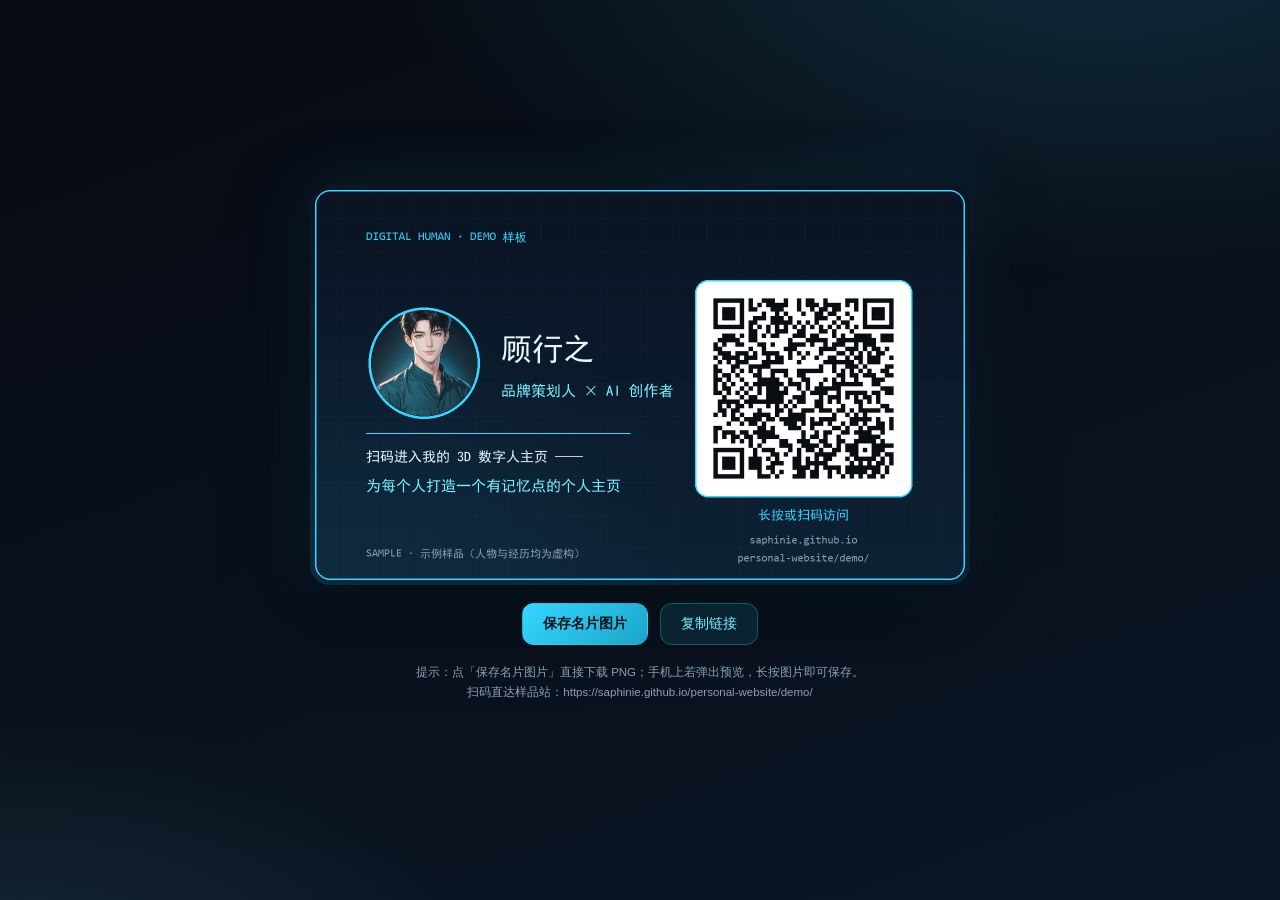
<file: demo-card.html>
<!DOCTYPE html>
<html lang="zh-CN">
<head>
<meta charset="UTF-8" />
<meta name="viewport" content="width=device-width, initial-scale=1.0" />
<title>顾行之 · 数字人名片 · 示例样品</title>
<style>
  :root{
    --bg1:#070b12; --bg2:#0c1626; --cyan:#35d6ff; --cyan2:#7af0ff;
    --ink:#eaf6ff; --muted:#8aa0b8; --line:rgba(53,214,255,.28);
  }
  *{ box-sizing:border-box; margin:0; padding:0; }
  body{
    font-family:-apple-system,"PingFang SC","Microsoft YaHei",sans-serif;
    background:
      radial-gradient(1200px 600px at 85% -10%, rgba(53,214,255,.16), transparent 60%),
      radial-gradient(900px 500px at 0% 110%, rgba(122,240,255,.10), transparent 55%),
      linear-gradient(160deg,var(--bg1),var(--bg2));
    color:var(--ink);
    min-height:100vh;
    display:flex; flex-direction:column; align-items:center; justify-content:center;
    padding:24px 16px 36px; gap:18px;
  }
  /* 名片成品图（已经是渲染好的 PNG，所见即所得） */
  .card-img{
    width:min(660px, 94vw); height:auto; display:block;
    border-radius:20px;
    box-shadow:0 30px 80px rgba(0,0,0,.55), 0 0 70px rgba(53,214,255,.12);
  }
  .actions{ display:flex; gap:12px; flex-wrap:wrap; justify-content:center; }
  .btn{
    appearance:none; border:1px solid var(--line); cursor:pointer;
    background:rgba(53,214,255,.1); color:var(--cyan2);
    font-size:14px; padding:11px 20px; border-radius:12px;
    text-decoration:none; display:inline-block; transition:.18s; font-family:inherit;
  }
  .btn:hover{ background:rgba(53,214,255,.2); transform:translateY(-1px); }
  .btn.primary{
    background:linear-gradient(135deg,var(--cyan),#1aa6c8);
    color:#04121a; border-color:transparent; font-weight:700;
  }
  .hint{ font-size:11.5px; color:var(--muted); text-align:center; line-height:1.7; }
</style>
</head>
<body>
  <!-- 成品名片：直接是一张 PNG，保存=下载原图，100% 成功 -->
  <img class="card-img" src="assets/images/demo-card.png" alt="顾行之 数字人名片" />

  <div class="actions">
    <a class="btn primary" id="saveBtn" href="assets/images/demo-card.png" download="顾行之-数字人名片.png">保存名片图片</a>
    <button class="btn" id="copyBtn" type="button">复制链接</button>
  </div>
  <p class="hint">
    提示：点「保存名片图片」直接下载 PNG；手机上若弹出预览，长按图片即可保存。<br/>
    扫码直达样品站：https://saphinie.github.io/personal-website/demo/
  </p>

  <script>
    document.getElementById('copyBtn').addEventListener('click', async function () {
      const url = 'https://saphinie.github.io/personal-website/demo/';
      try { await navigator.clipboard.writeText(url); }
      catch (e) {
        const t = document.createElement('textarea');
        t.value = url; document.body.appendChild(t); t.select();
        try { document.execCommand('copy'); } catch (e2) {}
        document.body.removeChild(t);
      }
      const old = this.textContent;
      this.textContent = '已复制 ✓';
      setTimeout(() => (this.textContent = old), 1400);
    });
  </script>
</body>
</html>
</file>
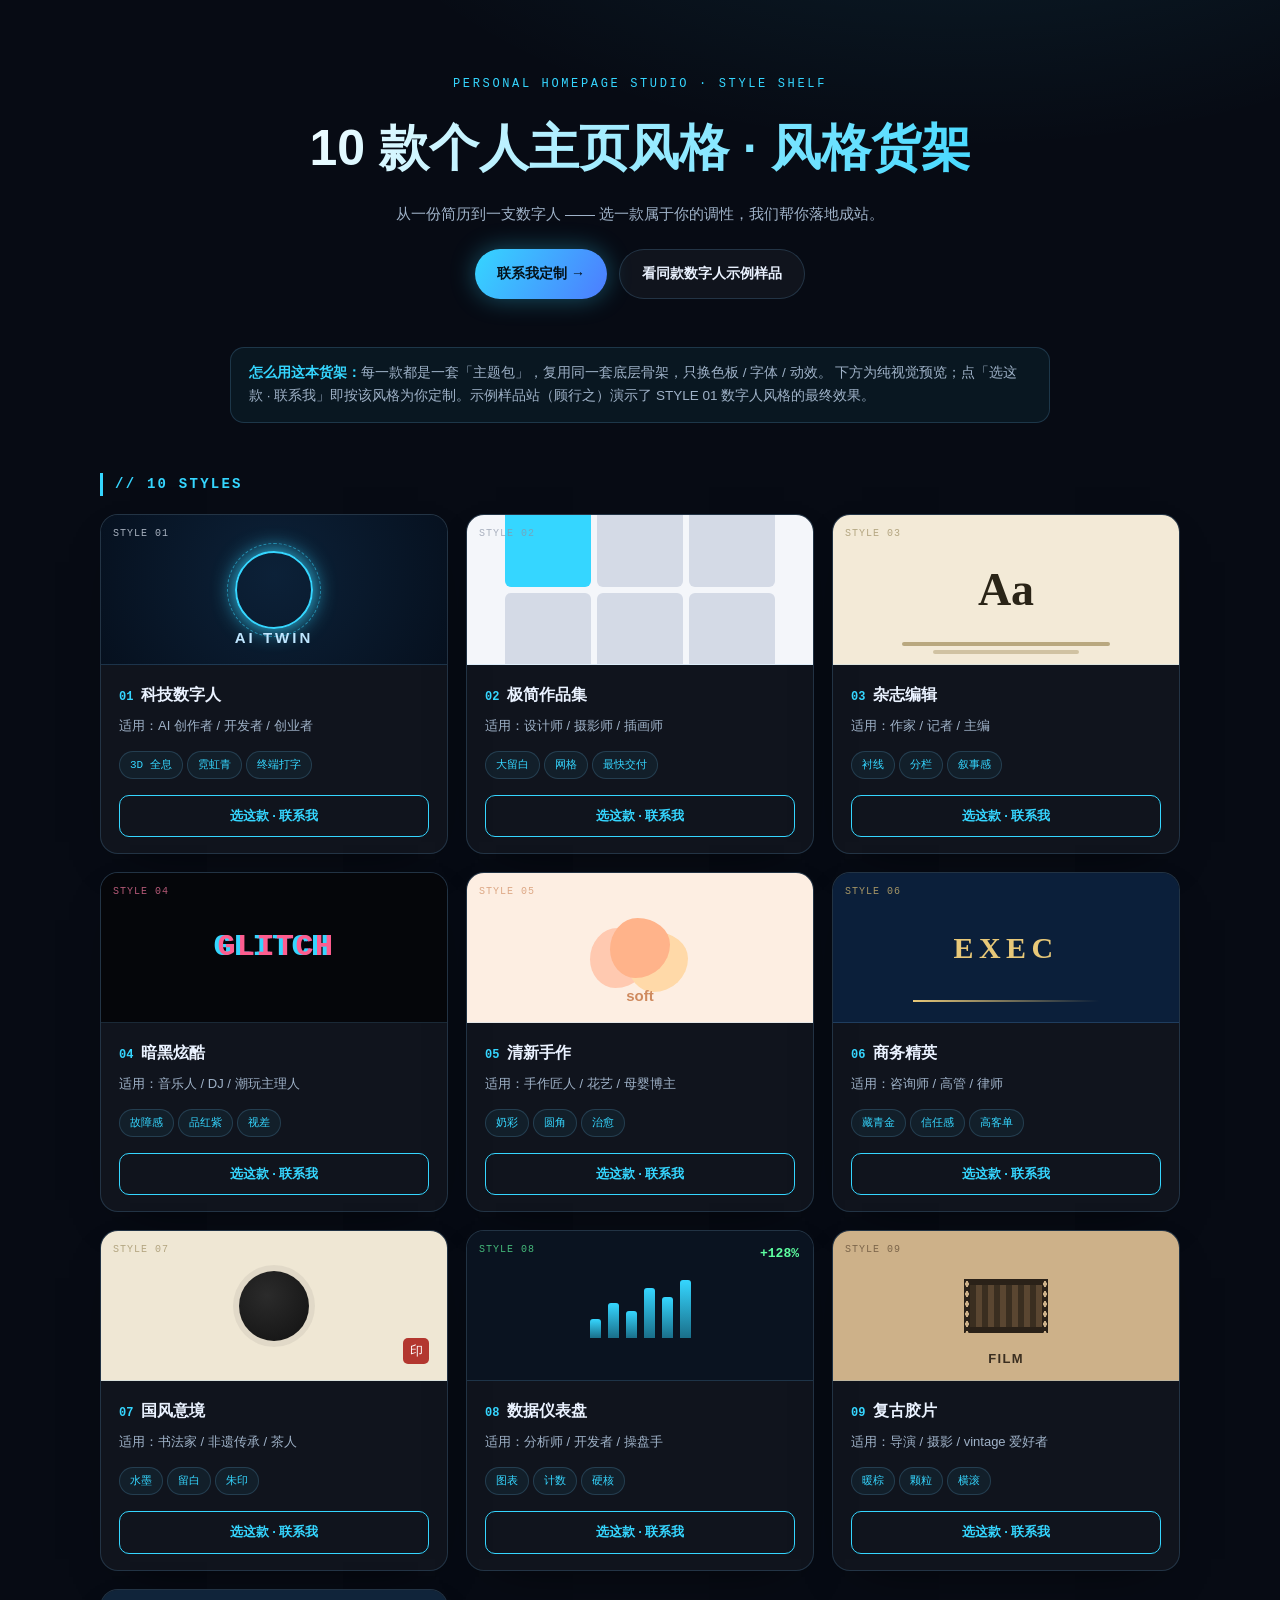
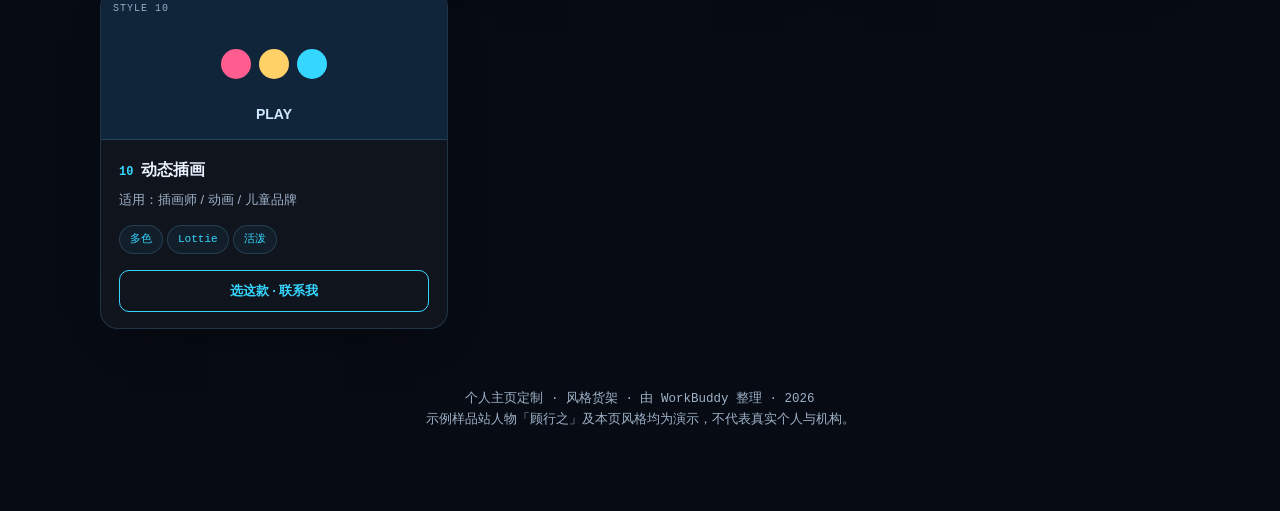
<file: styles.html>
<!DOCTYPE html>
<html lang="zh-CN">
<head>
<meta charset="UTF-8" />
<meta name="viewport" content="width=device-width, initial-scale=1.0" />
<title>10 款个人主页风格 · 风格货架 | 个人主页定制</title>
<style>
  :root{
    --bg:#070b14; --panel:rgba(255,255,255,.04); --line:rgba(120,200,255,.18);
    --cyan:#35d6ff; --ink:#eaf2ff; --sub:#9fb2c8; --mono:ui-monospace,SFMono-Regular,Menlo,Consolas,monospace;
  }
  *{box-sizing:border-box;margin:0;padding:0}
  body{background:radial-gradient(1100px 600px at 75% -10%,rgba(53,214,255,.12),transparent 60%),var(--bg);
    color:var(--ink);font-family:-apple-system,"PingFang SC","Microsoft YaHei",sans-serif;
    line-height:1.7;padding:0 0 80px;overflow-x:hidden}
  a{color:inherit;text-decoration:none}
  .wrap{max-width:1120px;margin:0 auto;padding:0 20px}
  header.hero{padding:74px 20px 30px;text-align:center;max-width:820px;margin:0 auto}
  header.hero .tag{font-family:var(--mono);font-size:12px;letter-spacing:.22em;color:var(--cyan)}
  header.hero h1{font-size:clamp(30px,6vw,50px);margin:12px 0 10px;font-weight:800;
    background:linear-gradient(120deg,#fff,var(--cyan));-webkit-background-clip:text;background-clip:text;color:transparent}
  header.hero p{color:var(--sub);font-size:15px}
  .cta-row{display:flex;gap:12px;justify-content:center;flex-wrap:wrap;margin-top:22px}
  .btn{display:inline-flex;align-items:center;gap:8px;padding:12px 22px;border-radius:999px;font-size:14px;font-weight:600;cursor:pointer;transition:.2s}
  .btn-solid{color:#04121a;background:linear-gradient(120deg,var(--cyan),#4d7cff);box-shadow:0 0 24px rgba(53,214,255,.35)}
  .btn-ghost{color:var(--ink);border:1px solid var(--line);background:rgba(255,255,255,.04)}
  .btn:hover{transform:translateY(-2px)}

  .note{max-width:820px;margin:18px auto 0;background:rgba(53,214,255,.06);border:1px solid var(--line);
    border-radius:14px;padding:14px 18px;color:var(--sub);font-size:13.5px}
  .note b{color:var(--cyan)}

  h2.sec{font-family:var(--mono);font-size:14px;letter-spacing:.16em;color:var(--cyan);
    text-transform:uppercase;margin:50px 0 18px;border-left:3px solid var(--cyan);padding-left:12px}

  .grid{display:grid;grid-template-columns:repeat(auto-fill,minmax(300px,1fr));gap:18px}

  .card{border:1px solid var(--line);border-radius:18px;overflow:hidden;background:var(--panel);
    box-shadow:0 18px 50px -30px rgba(0,0,0,.8);transition:transform .25s,border-color .25s,box-shadow .25s}
  .card:hover{transform:translateY(-6px);border-color:var(--cyan);box-shadow:0 0 30px rgba(53,214,255,.2)}

  /* 预览窗 */
  .pv{position:relative;height:150px;overflow:hidden;border-bottom:1px solid var(--line);display:flex;align-items:center;justify-content:center}
  .pv .pv-tag{position:absolute;top:10px;left:12px;font-family:var(--mono);font-size:10px;letter-spacing:.1em;opacity:.7}
  .pv .pv-name{font-size:22px;font-weight:800}

  /* 01 科技数字人 */
  .s01{background:radial-gradient(circle at 50% 40%,#0c2138,#06101e)}
  .s01 .ring{width:78px;height:78px;border-radius:50%;border:2px solid #35d6ff;box-shadow:0 0 22px #35d6ff;position:relative}
  .s01 .ring::after{content:"";position:absolute;inset:-10px;border-radius:50%;border:1px dashed rgba(53,214,255,.5)}
  .s01 .pv-name{position:absolute;bottom:14px;color:#bfe6ff;font-size:15px;letter-spacing:.2em}

  /* 02 极简作品集 */
  .s02{background:#f4f6fa}
  .s02 .grid2{display:grid;grid-template-columns:repeat(3,1fr);gap:6px;width:78%}
  .s02 .grid2 i{aspect-ratio:1;background:#d4dae6;border-radius:6px;display:block}
  .s02 .grid2 i:first-child{background:#35d6ff}

  /* 03 杂志编辑 */
  .s03{background:#f3ead7}
  .s03 .pv-name{font-family:"Songti SC",Georgia,serif;color:#2a2417;font-size:46px}
  .s03 .ln{position:absolute;bottom:18px;width:60%;height:4px;background:#b9a87f;border-radius:2px}
  .s03 .ln:nth-child(3){width:42%;bottom:10px;opacity:.6}

  /* 04 暗黑炫酷 */
  .s04{background:#05060a}
  .s04 .pv-name{font-family:var(--mono);font-size:30px;font-weight:800;
    background:linear-gradient(90deg,#ff5d8f,#7a5cff);-webkit-background-clip:text;background-clip:text;color:transparent;
    text-shadow:2px 0 #ff5d8f,-2px 0 #35d6ff;letter-spacing:.05em}

  /* 05 清新手作 */
  .s05{background:#fdeee2}
  .s05 .blob{width:60px;height:60px;border-radius:46% 54% 58% 42%/52% 44% 56% 48%;background:#ffb38a;box-shadow:18px 14px 0 #ffd9a8,-20px 10px 0 #ffc9b0}
  .s05 .pv-name{position:absolute;bottom:14px;color:#cf8a5e;font-size:15px}

  /* 06 商务精英 */
  .s06{background:#0b1f3a}
  .s06 .pv-name{font-family:Georgia,serif;color:#e8c878;font-size:30px;letter-spacing:.18em}
  .s06 .ln{position:absolute;bottom:20px;width:54%;height:2px;background:linear-gradient(90deg,#e8c878,transparent)}

  /* 07 国风意境 */
  .s07{background:#efe7d4}
  .s07 .ink{width:70px;height:70px;border-radius:50%;background:radial-gradient(circle at 40% 35%,#2b2b2b,#111);box-shadow:0 0 0 6px rgba(0,0,0,.06)}
  .s07 .seal{position:absolute;right:18px;bottom:16px;width:26px;height:26px;background:#b3372f;border-radius:5px;color:#fff;
    font-size:13px;display:flex;align-items:center;justify-content:center;font-family:"Songti SC",serif}

  /* 08 数据仪表盘 */
  .s08{background:#0a1320}
  .s08 .bars{display:flex;align-items:flex-end;gap:7px;height:64px}
  .s08 .bars i{width:11px;background:linear-gradient(#35d6ff,#1a6f8a);border-radius:3px 3px 0 0;display:block}
  .s08 .pv-name{position:absolute;top:12px;right:14px;color:#5dffa0;font-family:var(--mono);font-size:13px}

  /* 09 复古胶片 */
  .s09{background:#cdb189}
  .s09 .film{width:84px;height:54px;border:6px solid #2a2118;border-radius:3px;background:
    repeating-linear-gradient(90deg,#3a2e20 0 6px,#5a4631 6px 12px);position:relative}
  .s09 .film::before,.s09 .film::after{content:"";position:absolute;top:-6px;bottom:-6px;width:6px;background:#2a2118;
    background-image:radial-gradient(#cdb189 40%,transparent 42%);background-size:6px 10px}
  .s09 .film::before{left:-6px}.s09 .film::after{right:-6px}
  .s09 .pv-name{position:absolute;bottom:10px;color:#3a2e20;font-size:13px;letter-spacing:.1em}

  /* 10 动态插画 */
  .s10{background:#10243a}
  .s10 .d{display:flex;gap:8px}
  .s10 .d i{width:30px;height:30px;border-radius:50%;display:block;animation:float 2.4s ease-in-out infinite}
  .s10 .d i:nth-child(1){background:#ff5d8f}
  .s10 .d i:nth-child(2){background:#ffd166;animation-delay:.3s}
  .s10 .d i:nth-child(3){background:#35d6ff;animation-delay:.6s}
  @keyframes float{0%,100%{transform:translateY(0)}50%{transform:translateY(-10px)}}
  .s10 .pv-name{position:absolute;bottom:12px;color:#cfe9ff;font-size:14px}

  .meta{padding:16px 18px}
  .meta .nm{font-size:16px;font-weight:700;display:flex;align-items:baseline;gap:8px}
  .meta .nm .no{font-family:var(--mono);font-size:12px;color:var(--cyan)}
  .meta .who{font-size:13px;color:var(--sub);margin:6px 0 12px}
  .meta .pick{display:inline-block;font-family:var(--mono);font-size:11px;border:1px solid var(--line);
    border-radius:999px;padding:4px 10px;color:var(--cyan);background:rgba(53,214,255,.06);margin:0 4px 6px 0}
  .meta .order{display:block;margin-top:10px;text-align:center;font-size:13px;font-weight:600;
    padding:9px;border-radius:10px;border:1px solid var(--cyan);color:var(--cyan);transition:.2s}
  .meta .order:hover{background:rgba(53,214,255,.12)}

  footer{max-width:820px;margin:60px auto 0;text-align:center;color:var(--sub);font-size:12.5px;font-family:var(--mono);padding:0 20px}
</style>
</head>
<body>
  <header class="hero">
    <div class="tag">PERSONAL HOMEPAGE STUDIO · STYLE SHELF</div>
    <h1>10 款个人主页风格 · 风格货架</h1>
    <p>从一份简历到一支数字人 —— 选一款属于你的调性，我们帮你落地成站。</p>
    <div class="cta-row">
      <a class="btn btn-solid" href="mailto:119599366@qq.com?subject=个人主页定制咨询">联系我定制 →</a>
      <a class="btn btn-ghost" href="demo/index.html">看同款数字人示例样品</a>
    </div>
  </header>

  <div class="wrap">
    <div class="note">
      <b>怎么用这本货架：</b>每一款都是一套「主题包」，复用同一套底层骨架，只换色板 / 字体 / 动效。
      下方为纯视觉预览；点「选这款 · 联系我」即按该风格为你定制。示例样品站（顾行之）演示了 STYLE 01 数字人风格的最终效果。
    </div>

    <h2 class="sec">// 10 STYLES</h2>
    <div class="grid">

      <!-- 01 -->
      <div class="card">
        <div class="pv s01"><span class="pv-tag">STYLE 01</span><div class="ring"></div><span class="pv-name">AI TWIN</span></div>
        <div class="meta">
          <div class="nm"><span class="no">01</span> 科技数字人</div>
          <div class="who">适用：AI 创作者 / 开发者 / 创业者</div>
          <span class="pick">3D 全息</span><span class="pick">霓虹青</span><span class="pick">终端打字</span>
          <a class="order" href="mailto:119599366@qq.com?subject=想定制 STYLE 01 科技数字人">选这款 · 联系我</a>
        </div>
      </div>

      <!-- 02 -->
      <div class="card">
        <div class="pv s02"><span class="pv-tag" style="color:#8a93a6">STYLE 02</span><div class="grid2"><i></i><i></i><i></i><i></i><i></i><i></i></div></div>
        <div class="meta">
          <div class="nm"><span class="no">02</span> 极简作品集</div>
          <div class="who">适用：设计师 / 摄影师 / 插画师</div>
          <span class="pick">大留白</span><span class="pick">网格</span><span class="pick">最快交付</span>
          <a class="order" href="mailto:119599366@qq.com?subject=想定制 STYLE 02 极简作品集">选这款 · 联系我</a>
        </div>
      </div>

      <!-- 03 -->
      <div class="card">
        <div class="pv s03"><span class="pv-tag" style="color:#9a8a5e">STYLE 03</span><span class="pv-name">Aa</span><span class="ln"></span><span class="ln"></span></div>
        <div class="meta">
          <div class="nm"><span class="no">03</span> 杂志编辑</div>
          <div class="who">适用：作家 / 记者 / 主编</div>
          <span class="pick">衬线</span><span class="pick">分栏</span><span class="pick">叙事感</span>
          <a class="order" href="mailto:119599366@qq.com?subject=想定制 STYLE 03 杂志编辑">选这款 · 联系我</a>
        </div>
      </div>

      <!-- 04 -->
      <div class="card">
        <div class="pv s04"><span class="pv-tag" style="color:#ff7da6">STYLE 04</span><span class="pv-name">GLITCH</span></div>
        <div class="meta">
          <div class="nm"><span class="no">04</span> 暗黑炫酷</div>
          <div class="who">适用：音乐人 / DJ / 潮玩主理人</div>
          <span class="pick">故障感</span><span class="pick">品红紫</span><span class="pick">视差</span>
          <a class="order" href="mailto:119599366@qq.com?subject=想定制 STYLE 04 暗黑炫酷">选这款 · 联系我</a>
        </div>
      </div>

      <!-- 05 -->
      <div class="card">
        <div class="pv s05"><span class="pv-tag" style="color:#cf8a5e">STYLE 05</span><div class="blob"></div><span class="pv-name">soft</span></div>
        <div class="meta">
          <div class="nm"><span class="no">05</span> 清新手作</div>
          <div class="who">适用：手作匠人 / 花艺 / 母婴博主</div>
          <span class="pick">奶彩</span><span class="pick">圆角</span><span class="pick">治愈</span>
          <a class="order" href="mailto:119599366@qq.com?subject=想定制 STYLE 05 清新手作">选这款 · 联系我</a>
        </div>
      </div>

      <!-- 06 -->
      <div class="card">
        <div class="pv s06"><span class="pv-tag" style="color:#e8c878">STYLE 06</span><span class="pv-name">EXEC</span><span class="ln"></span></div>
        <div class="meta">
          <div class="nm"><span class="no">06</span> 商务精英</div>
          <div class="who">适用：咨询师 / 高管 / 律师</div>
          <span class="pick">藏青金</span><span class="pick">信任感</span><span class="pick">高客单</span>
          <a class="order" href="mailto:119599366@qq.com?subject=想定制 STYLE 06 商务精英">选这款 · 联系我</a>
        </div>
      </div>

      <!-- 07 -->
      <div class="card">
        <div class="pv s07"><span class="pv-tag" style="color:#9a8a5e">STYLE 07</span><div class="ink"></div><div class="seal">印</div></div>
        <div class="meta">
          <div class="nm"><span class="no">07</span> 国风意境</div>
          <div class="who">适用：书法家 / 非遗传承 / 茶人</div>
          <span class="pick">水墨</span><span class="pick">留白</span><span class="pick">朱印</span>
          <a class="order" href="mailto:119599366@qq.com?subject=想定制 STYLE 07 国风意境">选这款 · 联系我</a>
        </div>
      </div>

      <!-- 08 -->
      <div class="card">
        <div class="pv s08"><span class="pv-tag" style="color:#5dffa0">STYLE 08</span><span class="pv-name">+128%</span><div class="bars"><i style="height:30%"></i><i style="height:55%"></i><i style="height:42%"></i><i style="height:78%"></i><i style="height:64%"></i><i style="height:90%"></i></div></div>
        <div class="meta">
          <div class="nm"><span class="no">08</span> 数据仪表盘</div>
          <div class="who">适用：分析师 / 开发者 / 操盘手</div>
          <span class="pick">图表</span><span class="pick">计数</span><span class="pick">硬核</span>
          <a class="order" href="mailto:119599366@qq.com?subject=想定制 STYLE 08 数据仪表盘">选这款 · 联系我</a>
        </div>
      </div>

      <!-- 09 -->
      <div class="card">
        <div class="pv s09"><span class="pv-tag" style="color:#5a4631">STYLE 09</span><div class="film"></div><span class="pv-name">FILM</span></div>
        <div class="meta">
          <div class="nm"><span class="no">09</span> 复古胶片</div>
          <div class="who">适用：导演 / 摄影 / vintage 爱好者</div>
          <span class="pick">暖棕</span><span class="pick">颗粒</span><span class="pick">横滚</span>
          <a class="order" href="mailto:119599366@qq.com?subject=想定制 STYLE 09 复古胶片">选这款 · 联系我</a>
        </div>
      </div>

      <!-- 10 -->
      <div class="card">
        <div class="pv s10"><span class="pv-tag" style="color:#cfe9ff">STYLE 10</span><div class="d"><i></i><i></i><i></i></div><span class="pv-name">PLAY</span></div>
        <div class="meta">
          <div class="nm"><span class="no">10</span> 动态插画</div>
          <div class="who">适用：插画师 / 动画 / 儿童品牌</div>
          <span class="pick">多色</span><span class="pick">Lottie</span><span class="pick">活泼</span>
          <a class="order" href="mailto:119599366@qq.com?subject=想定制 STYLE 10 动态插画">选这款 · 联系我</a>
        </div>
      </div>

    </div>
  </div>

  <footer>
    个人主页定制 · 风格货架 · 由 WorkBuddy 整理 · 2026<br/>
    示例样品站人物「顾行之」及本页风格均为演示，不代表真实个人与机构。
  </footer>
</body>
</html>
</file>
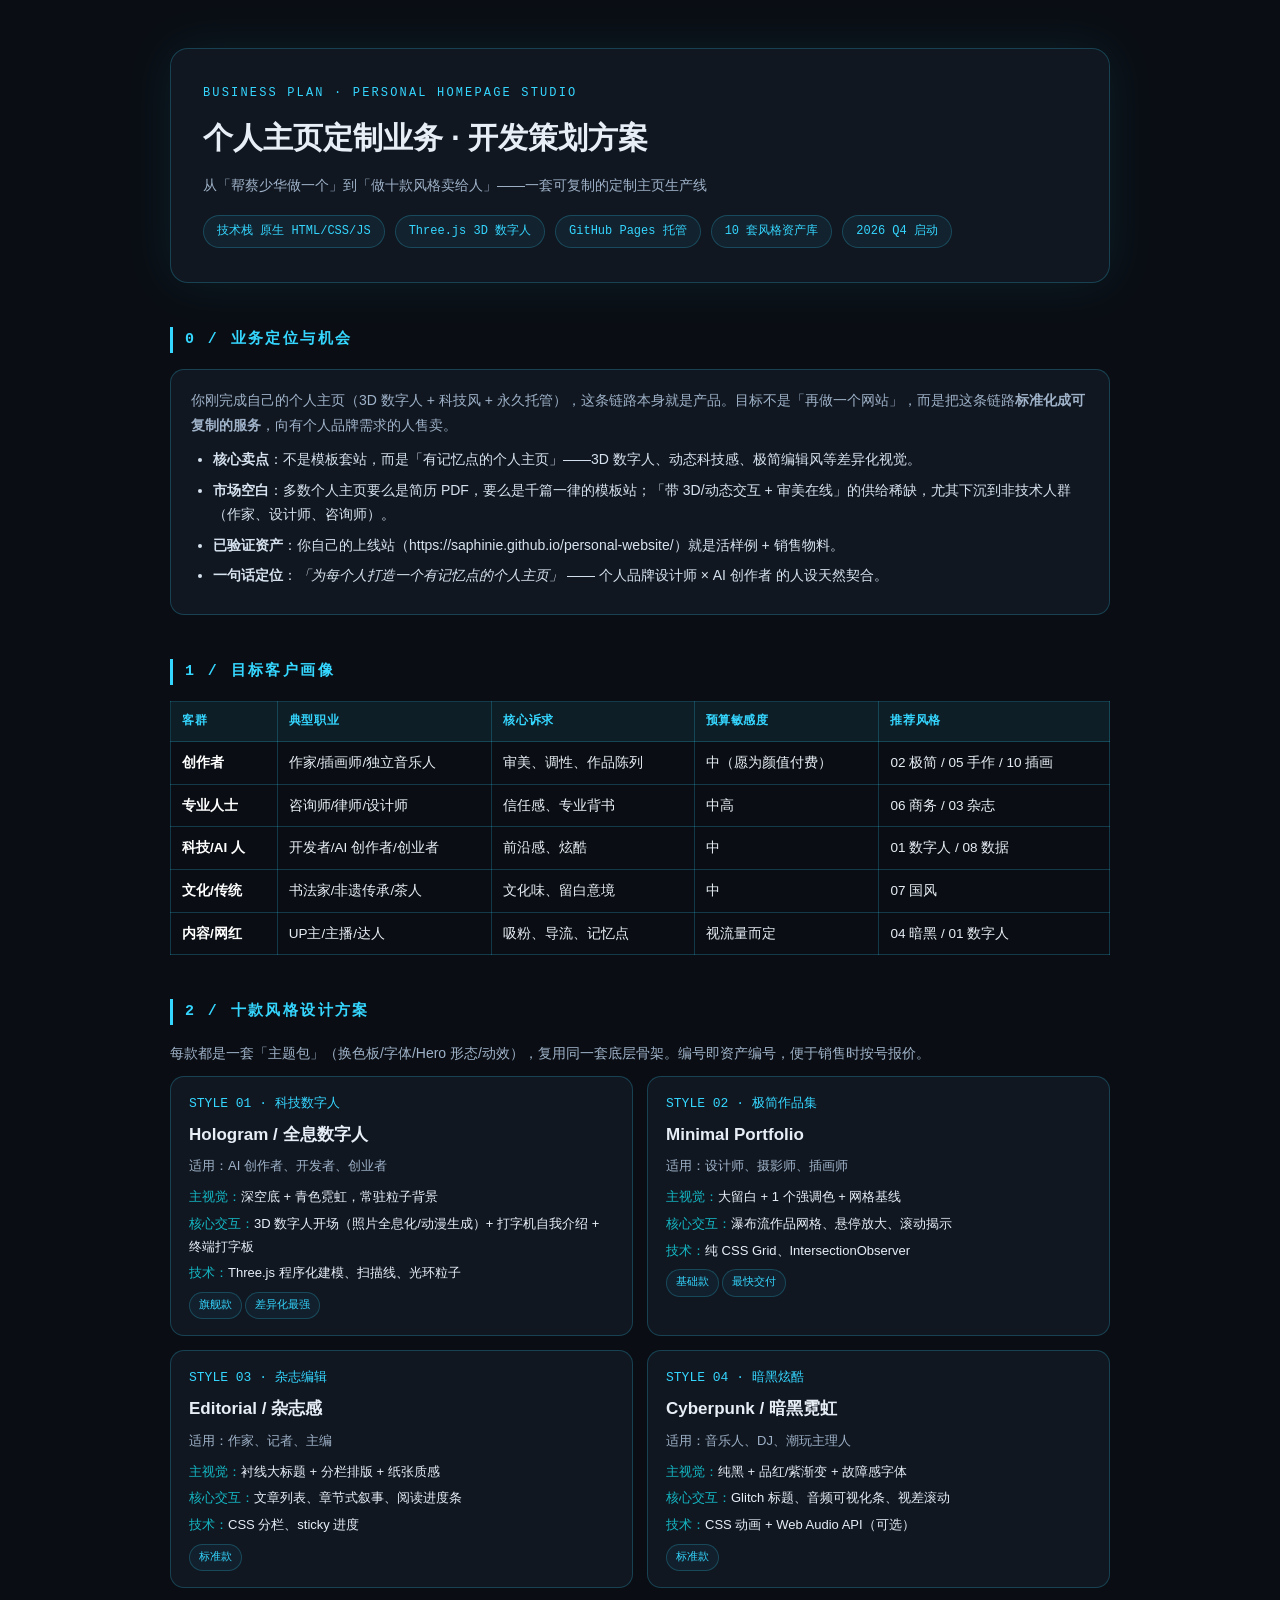
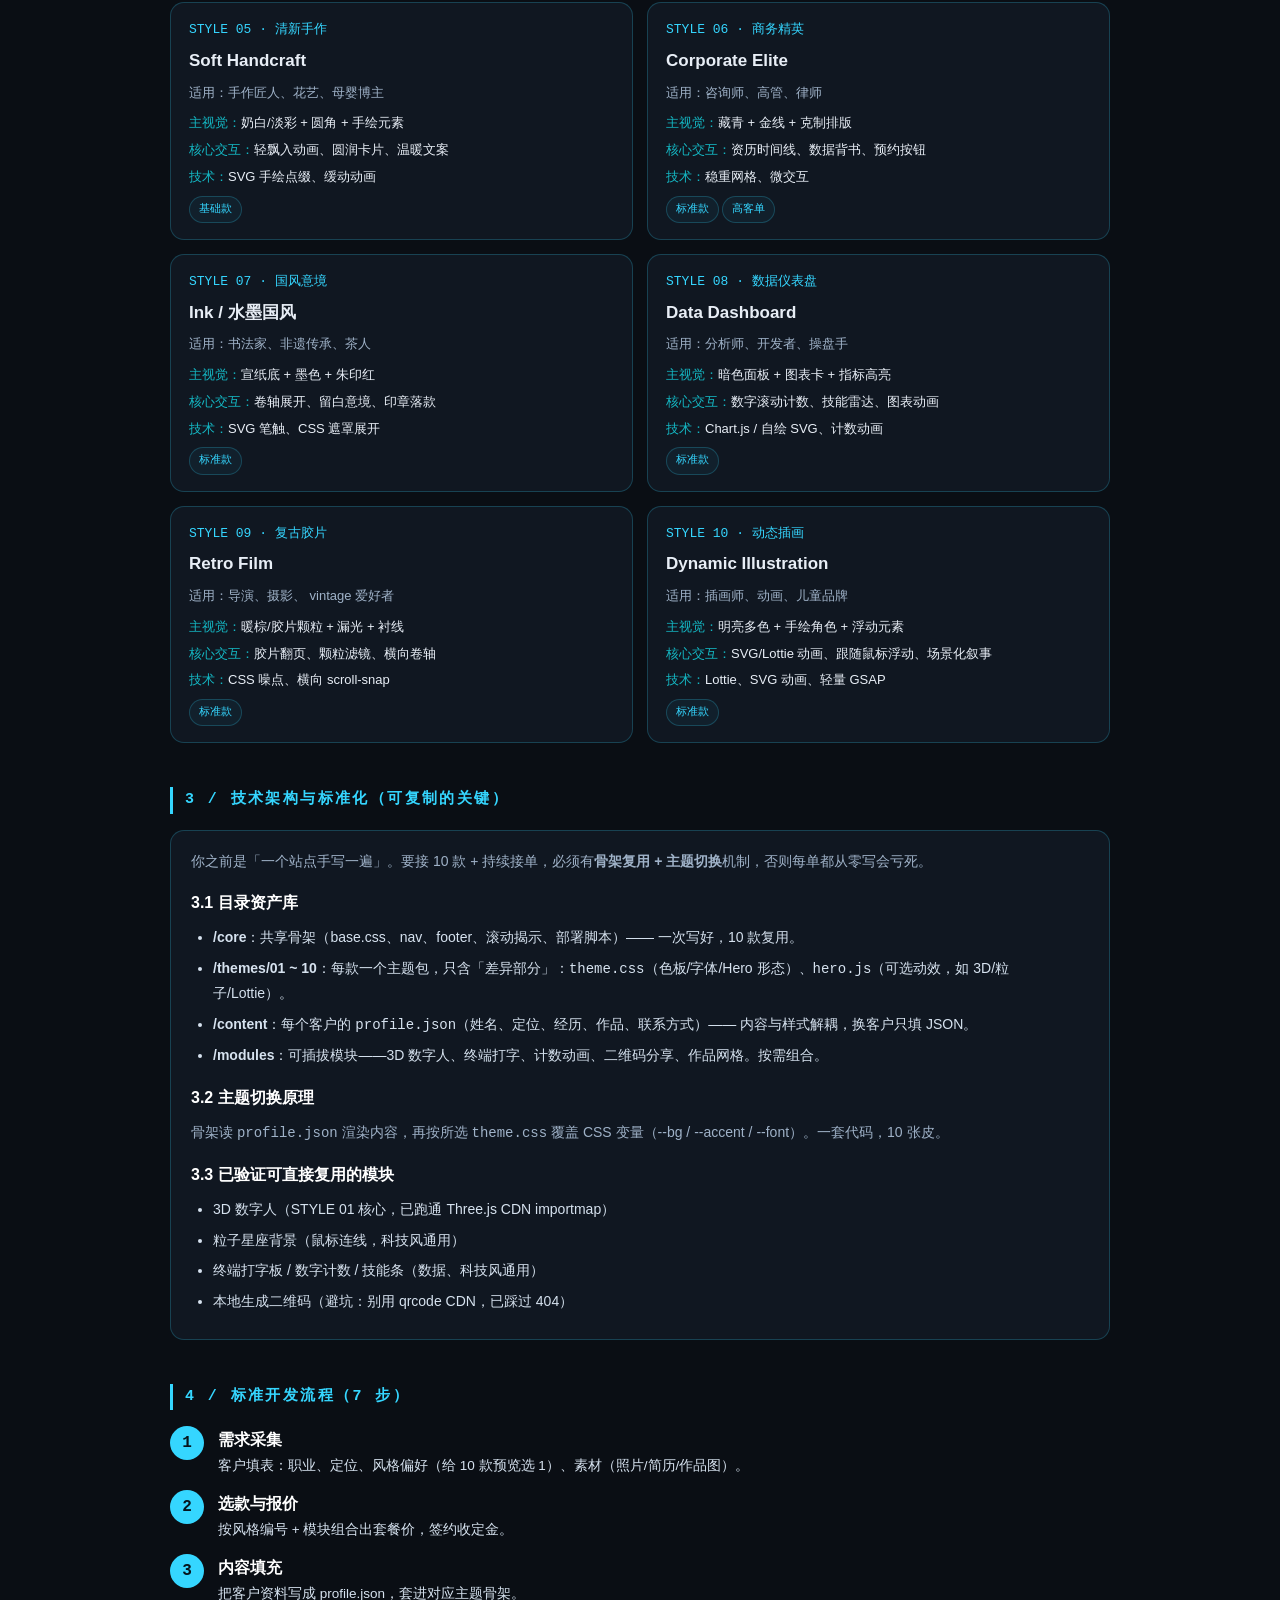
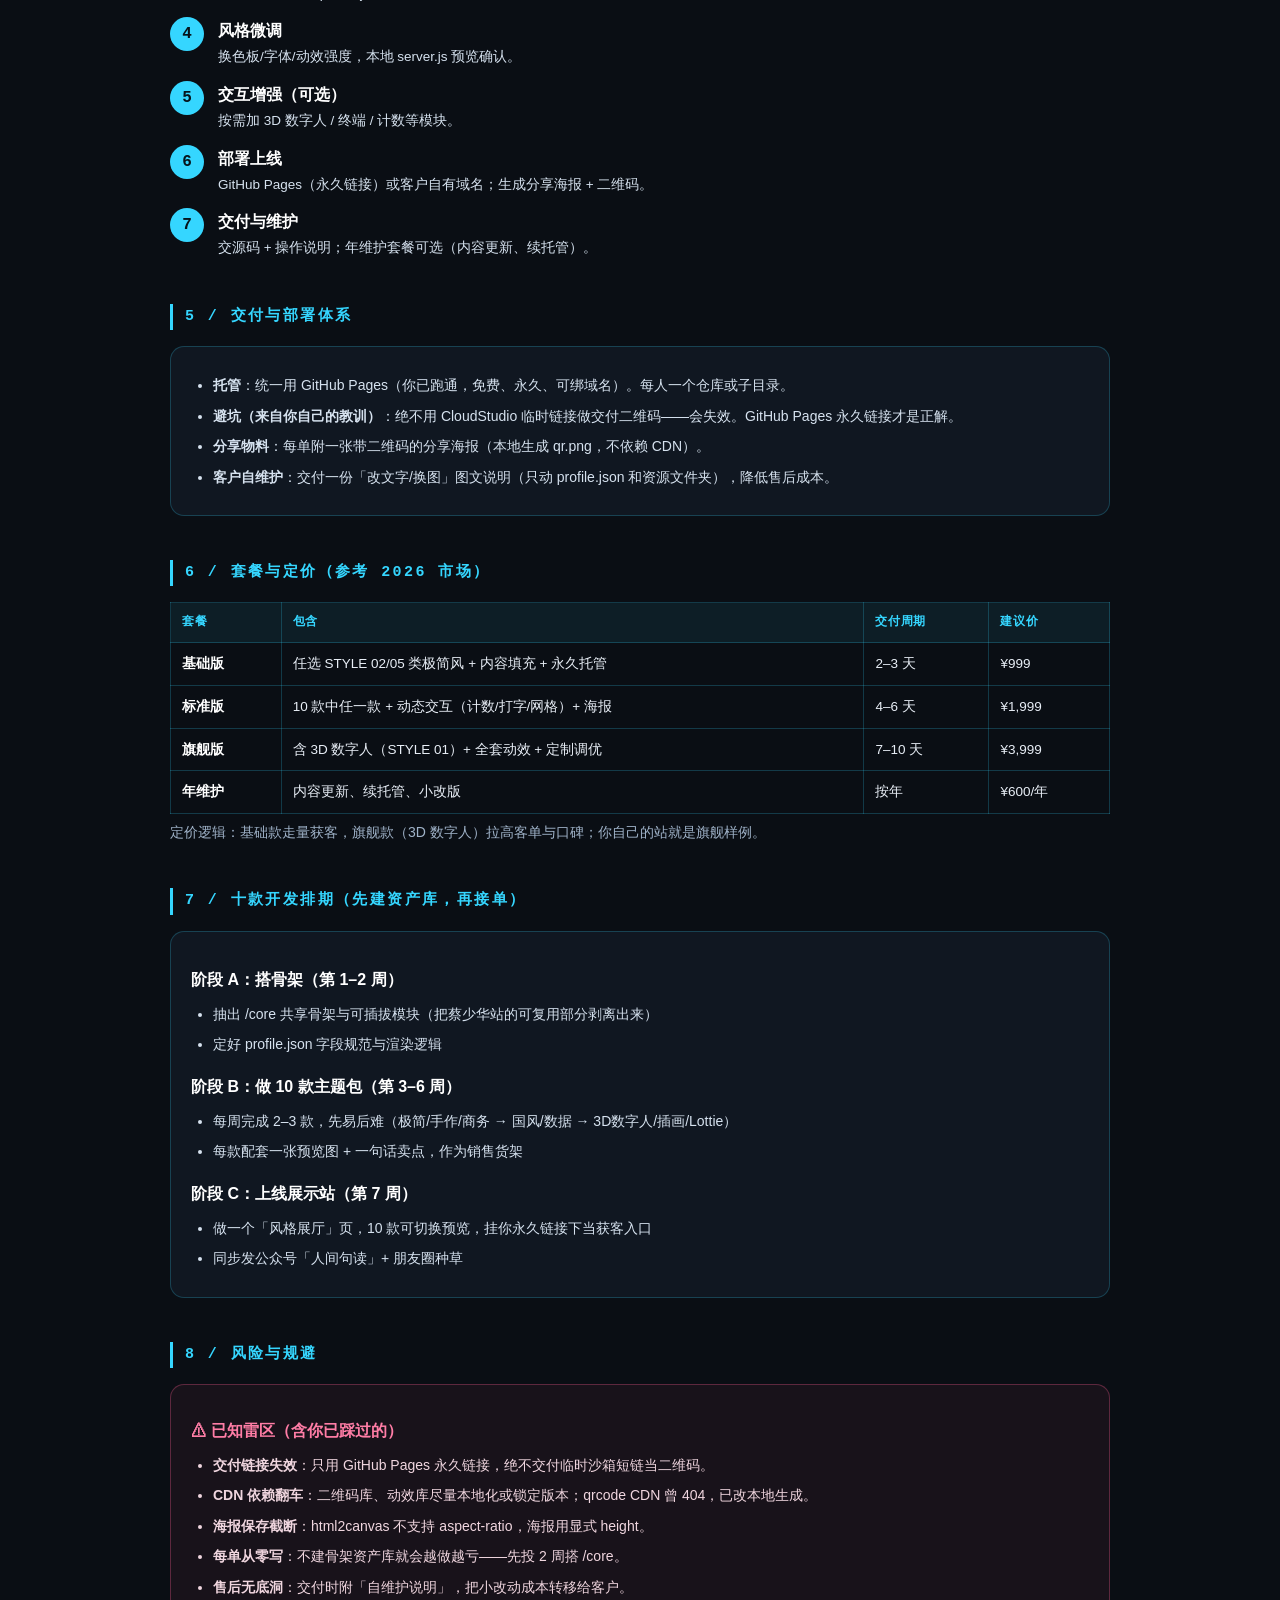
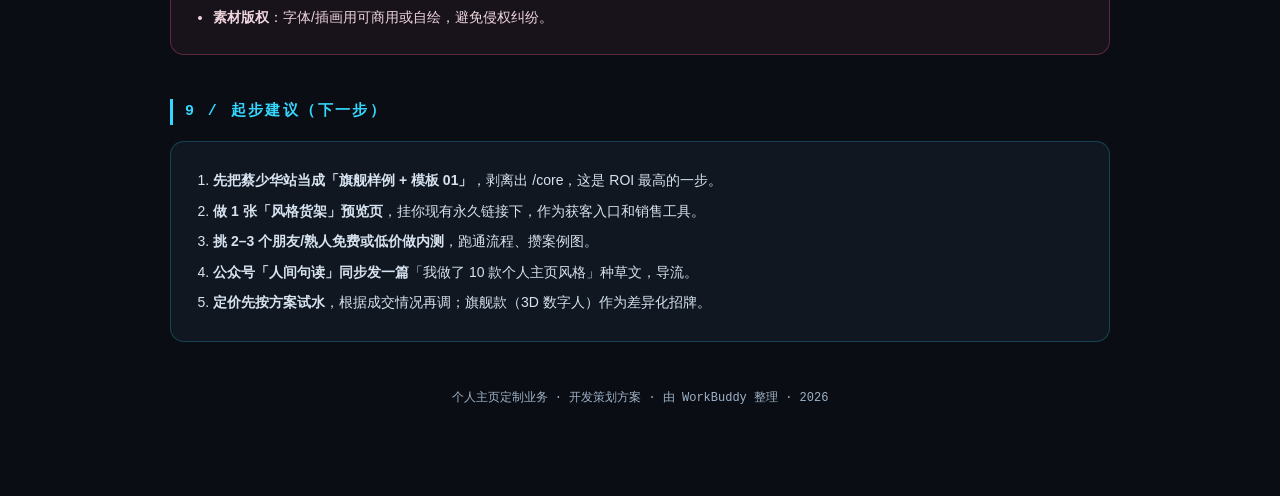
<file: 个人主页开发策划方案.html>
<!DOCTYPE html>
<html lang="zh-CN">
<head>
<meta charset="UTF-8" />
<meta name="viewport" content="width=device-width, initial-scale=1.0" />
<title>个人主页定制业务 · 开发策划方案</title>
<style>
  :root{
    --bg:#0a0e14; --panel:rgba(20,28,40,.72); --line:rgba(53,214,255,.22);
    --cyan:#35d6ff; --cyan2:#14b8c4; --txt:#e8eef6; --sub:#9fb2c8;
    --mono:'SFMono-Regular',Consolas,'Liberation Mono',Menlo,monospace;
  }
  *{box-sizing:border-box;margin:0;padding:0}
  body{background:radial-gradient(1200px 600px at 70% -10%,rgba(53,214,255,.10),transparent 60%),var(--bg);
    color:var(--txt);font-family:-apple-system,'PingFang SC','Microsoft YaHei',sans-serif;line-height:1.75;padding:48px 20px 90px}
  .wrap{max-width:940px;margin:0 auto}
  header{border:1px solid var(--line);border-radius:18px;padding:34px 32px;background:var(--panel);
    box-shadow:0 0 50px rgba(53,214,255,.08);margin-bottom:34px}
  header .tag{font-family:var(--mono);font-size:12px;letter-spacing:.18em;color:var(--cyan)}
  header h1{font-size:30px;margin:8px 0 8px}
  header p{color:var(--sub);font-size:14px}
  .meta{display:flex;flex-wrap:wrap;gap:10px;margin-top:18px}
  .chip{font-family:var(--mono);font-size:12px;border:1px solid var(--line);border-radius:999px;
    padding:5px 13px;color:var(--cyan);background:rgba(53,214,255,.06)}
  h2{font-size:15px;letter-spacing:.16em;color:var(--cyan);font-family:var(--mono);
    margin:44px 0 16px;border-left:3px solid var(--cyan);padding-left:12px}
  h3{font-size:16px;margin:16px 0 8px;color:#fff}
  p.lead{color:var(--sub);font-size:14px;margin-bottom:10px}
  .card{background:var(--panel);border:1px solid var(--line);border-radius:14px;padding:18px 20px;margin-bottom:14px}
  table{width:100%;border-collapse:collapse;margin:6px 0;font-size:13.5px}
  th,td{border:1px solid var(--line);padding:9px 11px;text-align:left;vertical-align:top}
  th{background:rgba(53,214,255,.08);color:var(--cyan);font-family:var(--mono);font-size:12px;letter-spacing:.05em}
  td b{color:#fff}
  .grid2{display:grid;grid-template-columns:1fr 1fr;gap:14px}
  .grid3{display:grid;grid-template-columns:repeat(3,1fr);gap:14px}
  @media(max-width:720px){.grid2,.grid3{grid-template-columns:1fr}}
  .style-card{border:1px solid var(--line);border-radius:14px;padding:16px 18px;background:var(--panel)}
  .style-card .no{font-family:var(--mono);color:var(--cyan);font-size:13px}
  .style-card .nm{font-size:17px;font-weight:700;margin:4px 0 6px}
  .style-card .who{font-size:13px;color:var(--sub);margin-bottom:8px}
  .style-card .kv{font-size:13px;margin:4px 0}
  .style-card .kv span{color:var(--cyan2)}
  .pill{display:inline-block;font-family:var(--mono);font-size:11px;border:1px solid var(--line);
    border-radius:999px;padding:3px 9px;color:var(--cyan);background:rgba(53,214,255,.05);margin:2px 3px 0 0}
  ol,ul{margin:8px 0 8px 22px}
  li{margin:6px 0;font-size:14px;color:#d6e2ef}
  .warn{background:rgba(255,93,143,.06);border:1px solid rgba(255,93,143,.3);border-radius:14px;padding:16px 20px}
  .warn h3{color:#ff7da6}
  .warn li{color:#f0d6df}
  .step{display:flex;gap:14px;margin:12px 0;align-items:flex-start}
  .step .b{flex:0 0 34px;height:34px;border-radius:50%;background:var(--cyan);color:#06141c;
    font-family:var(--mono);font-weight:700;display:flex;align-items:center;justify-content:center}
  .step .t b{color:#fff}
  .step .t div{font-size:13.5px;color:#d6e2ef}
  footer{margin-top:46px;text-align:center;color:var(--sub);font-size:12px;font-family:var(--mono)}
  a{color:var(--cyan)}
</style>
</head>
<body>
<div class="wrap">
  <header>
    <div class="tag">BUSINESS PLAN · PERSONAL HOMEPAGE STUDIO</div>
    <h1>个人主页定制业务 · 开发策划方案</h1>
    <p>从「帮蔡少华做一个」到「做十款风格卖给人」——一套可复制的定制主页生产线</p>
    <div class="meta">
      <span class="chip">技术栈 原生 HTML/CSS/JS</span>
      <span class="chip">Three.js 3D 数字人</span>
      <span class="chip">GitHub Pages 托管</span>
      <span class="chip">10 套风格资产库</span>
      <span class="chip">2026 Q4 启动</span>
    </div>
  </header>

  <h2>0 / 业务定位与机会</h2>
  <div class="card">
    <p class="lead">你刚完成自己的个人主页（3D 数字人 + 科技风 + 永久托管），这条链路本身就是产品。目标不是「再做一个网站」，而是把这条链路<strong>标准化成可复制的服务</strong>，向有个人品牌需求的人售卖。</p>
    <ul>
      <li><b>核心卖点</b>：不是模板套站，而是「有记忆点的个人主页」——3D 数字人、动态科技感、极简编辑风等差异化视觉。</li>
      <li><b>市场空白</b>：多数个人主页要么是简历 PDF，要么是千篇一律的模板站；「带 3D/动态交互 + 审美在线」的供给稀缺，尤其下沉到非技术人群（作家、设计师、咨询师）。</li>
      <li><b>已验证资产</b>：你自己的上线站（https://saphinie.github.io/personal-website/）就是活样例 + 销售物料。</li>
      <li><b>一句话定位</b>：<em>「为每个人打造一个有记忆点的个人主页」</em> —— 个人品牌设计师 × AI 创作者 的人设天然契合。</li>
    </ul>
  </div>

  <h2>1 / 目标客户画像</h2>
  <table>
    <tr><th>客群</th><th>典型职业</th><th>核心诉求</th><th>预算敏感度</th><th>推荐风格</th></tr>
    <tr><td><b>创作者</b></td><td>作家/插画师/独立音乐人</td><td>审美、调性、作品陈列</td><td>中（愿为颜值付费）</td><td>02 极简 / 05 手作 / 10 插画</td></tr>
    <tr><td><b>专业人士</b></td><td>咨询师/律师/设计师</td><td>信任感、专业背书</td><td>中高</td><td>06 商务 / 03 杂志</td></tr>
    <tr><td><b>科技/AI 人</b></td><td>开发者/AI 创作者/创业者</td><td>前沿感、炫酷</td><td>中</td><td>01 数字人 / 08 数据</td></tr>
    <tr><td><b>文化/传统</b></td><td>书法家/非遗传承/茶人</td><td>文化味、留白意境</td><td>中</td><td>07 国风</td></tr>
    <tr><td><b>内容/网红</b></td><td>UP主/主播/达人</td><td>吸粉、导流、记忆点</td><td>视流量而定</td><td>04 暗黑 / 01 数字人</td></tr>
  </table>

  <h2>2 / 十款风格设计方案</h2>
  <p class="lead">每款都是一套「主题包」（换色板/字体/Hero 形态/动效），复用同一套底层骨架。编号即资产编号，便于销售时按号报价。</p>

  <div class="grid2">
    <div class="style-card">
      <div class="no">STYLE 01 · 科技数字人</div>
      <div class="nm">Hologram / 全息数字人</div>
      <div class="who">适用：AI 创作者、开发者、创业者</div>
      <div class="kv"><span>主视觉：</span>深空底 + 青色霓虹，常驻粒子背景</div>
      <div class="kv"><span>核心交互：</span>3D 数字人开场（照片全息化/动漫生成）+ 打字机自我介绍 + 终端打字板</div>
      <div class="kv"><span>技术：</span>Three.js 程序化建模、扫描线、光环粒子</div>
      <div><span class="pill">旗舰款</span><span class="pill">差异化最强</span></div>
    </div>

    <div class="style-card">
      <div class="no">STYLE 02 · 极简作品集</div>
      <div class="nm">Minimal Portfolio</div>
      <div class="who">适用：设计师、摄影师、插画师</div>
      <div class="kv"><span>主视觉：</span>大留白 + 1 个强调色 + 网格基线</div>
      <div class="kv"><span>核心交互：</span>瀑布流作品网格、悬停放大、滚动揭示</div>
      <div class="kv"><span>技术：</span>纯 CSS Grid、IntersectionObserver</div>
      <div><span class="pill">基础款</span><span class="pill">最快交付</span></div>
    </div>

    <div class="style-card">
      <div class="no">STYLE 03 · 杂志编辑</div>
      <div class="nm">Editorial / 杂志感</div>
      <div class="who">适用：作家、记者、主编</div>
      <div class="kv"><span>主视觉：</span>衬线大标题 + 分栏排版 + 纸张质感</div>
      <div class="kv"><span>核心交互：</span>文章列表、章节式叙事、阅读进度条</div>
      <div class="kv"><span>技术：</span>CSS 分栏、sticky 进度</div>
      <div><span class="pill">标准款</span></div>
    </div>

    <div class="style-card">
      <div class="no">STYLE 04 · 暗黑炫酷</div>
      <div class="nm">Cyberpunk / 暗黑霓虹</div>
      <div class="who">适用：音乐人、DJ、潮玩主理人</div>
      <div class="kv"><span>主视觉：</span>纯黑 + 品红/紫渐变 + 故障感字体</div>
      <div class="kv"><span>核心交互：</span>Glitch 标题、音频可视化条、视差滚动</div>
      <div class="kv"><span>技术：</span>CSS 动画 + Web Audio API（可选）</div>
      <div><span class="pill">标准款</span></div>
    </div>

    <div class="style-card">
      <div class="no">STYLE 05 · 清新手作</div>
      <div class="nm">Soft Handcraft</div>
      <div class="who">适用：手作匠人、花艺、母婴博主</div>
      <div class="kv"><span>主视觉：</span>奶白/淡彩 + 圆角 + 手绘元素</div>
      <div class="kv"><span>核心交互：</span>轻飘入动画、圆润卡片、温暖文案</div>
      <div class="kv"><span>技术：</span>SVG 手绘点缀、缓动动画</div>
      <div><span class="pill">基础款</span></div>
    </div>

    <div class="style-card">
      <div class="no">STYLE 06 · 商务精英</div>
      <div class="nm">Corporate Elite</div>
      <div class="who">适用：咨询师、高管、律师</div>
      <div class="kv"><span>主视觉：</span>藏青 + 金线 + 克制排版</div>
      <div class="kv"><span>核心交互：</span>资历时间线、数据背书、预约按钮</div>
      <div class="kv"><span>技术：</span>稳重网格、微交互</div>
      <div><span class="pill">标准款</span><span class="pill">高客单</span></div>
    </div>

    <div class="style-card">
      <div class="no">STYLE 07 · 国风意境</div>
      <div class="nm">Ink / 水墨国风</div>
      <div class="who">适用：书法家、非遗传承、茶人</div>
      <div class="kv"><span>主视觉：</span>宣纸底 + 墨色 + 朱印红</div>
      <div class="kv"><span>核心交互：</span>卷轴展开、留白意境、印章落款</div>
      <div class="kv"><span>技术：</span>SVG 笔触、CSS 遮罩展开</div>
      <div><span class="pill">标准款</span></div>
    </div>

    <div class="style-card">
      <div class="no">STYLE 08 · 数据仪表盘</div>
      <div class="nm">Data Dashboard</div>
      <div class="who">适用：分析师、开发者、操盘手</div>
      <div class="kv"><span>主视觉：</span>暗色面板 + 图表卡 + 指标高亮</div>
      <div class="kv"><span>核心交互：</span>数字滚动计数、技能雷达、图表动画</div>
      <div class="kv"><span>技术：</span>Chart.js / 自绘 SVG、计数动画</div>
      <div><span class="pill">标准款</span></div>
    </div>

    <div class="style-card">
      <div class="no">STYLE 09 · 复古胶片</div>
      <div class="nm">Retro Film</div>
      <div class="who">适用：导演、摄影、 vintage 爱好者</div>
      <div class="kv"><span>主视觉：</span>暖棕/胶片颗粒 + 漏光 + 衬线</div>
      <div class="kv"><span>核心交互：</span>胶片翻页、颗粒滤镜、横向卷轴</div>
      <div class="kv"><span>技术：</span>CSS 噪点、横向 scroll-snap</div>
      <div><span class="pill">标准款</span></div>
    </div>

    <div class="style-card">
      <div class="no">STYLE 10 · 动态插画</div>
      <div class="nm">Dynamic Illustration</div>
      <div class="who">适用：插画师、动画、儿童品牌</div>
      <div class="kv"><span>主视觉：</span>明亮多色 + 手绘角色 + 浮动元素</div>
      <div class="kv"><span>核心交互：</span>SVG/Lottie 动画、跟随鼠标浮动、场景化叙事</div>
      <div class="kv"><span>技术：</span>Lottie、SVG 动画、轻量 GSAP</div>
      <div><span class="pill">标准款</span></div>
    </div>
  </div>

  <h2>3 / 技术架构与标准化（可复制的关键）</h2>
  <div class="card">
    <p class="lead">你之前是「一个站点手写一遍」。要接 10 款 + 持续接单，必须有<strong>骨架复用 + 主题切换</strong>机制，否则每单都从零写会亏死。</p>
    <h3>3.1 目录资产库</h3>
    <ul>
      <li><b>/core</b>：共享骨架（base.css、nav、footer、滚动揭示、部署脚本）—— 一次写好，10 款复用。</li>
      <li><b>/themes/01 ~ 10</b>：每款一个主题包，只含「差异部分」：<code>theme.css</code>（色板/字体/Hero 形态）、<code>hero.js</code>（可选动效，如 3D/粒子/Lottie）。</li>
      <li><b>/content</b>：每个客户的 <code>profile.json</code>（姓名、定位、经历、作品、联系方式）—— 内容与样式解耦，换客户只填 JSON。</li>
      <li><b>/modules</b>：可插拔模块——3D 数字人、终端打字、计数动画、二维码分享、作品网格。按需组合。</li>
    </ul>
    <h3>3.2 主题切换原理</h3>
    <p class="lead">骨架读 <code>profile.json</code> 渲染内容，再按所选 <code>theme.css</code> 覆盖 CSS 变量（--bg / --accent / --font）。一套代码，10 张皮。</p>
    <h3>3.3 已验证可直接复用的模块</h3>
    <ul>
      <li>3D 数字人（STYLE 01 核心，已跑通 Three.js CDN importmap）</li>
      <li>粒子星座背景（鼠标连线，科技风通用）</li>
      <li>终端打字板 / 数字计数 / 技能条（数据、科技风通用）</li>
      <li>本地生成二维码（避坑：别用 qrcode CDN，已踩过 404）</li>
    </ul>
  </div>

  <h2>4 / 标准开发流程（7 步）</h2>
  <div class="step"><div class="b">1</div><div class="t"><b>需求采集</b><div>客户填表：职业、定位、风格偏好（给 10 款预览选 1）、素材（照片/简历/作品图）。</div></div></div>
  <div class="step"><div class="b">2</div><div class="t"><b>选款与报价</b><div>按风格编号 + 模块组合出套餐价，签约收定金。</div></div></div>
  <div class="step"><div class="b">3</div><div class="t"><b>内容填充</b><div>把客户资料写成 profile.json，套进对应主题骨架。</div></div></div>
  <div class="step"><div class="b">4</div><div class="t"><b>风格微调</b><div>换色板/字体/动效强度，本地 server.js 预览确认。</div></div></div>
  <div class="step"><div class="b">5</div><div class="t"><b>交互增强（可选）</b><div>按需加 3D 数字人 / 终端 / 计数等模块。</div></div></div>
  <div class="step"><div class="b">6</div><div class="t"><b>部署上线</b><div>GitHub Pages（永久链接）或客户自有域名；生成分享海报 + 二维码。</div></div></div>
  <div class="step"><div class="b">7</div><div class="t"><b>交付与维护</b><div>交源码 + 操作说明；年维护套餐可选（内容更新、续托管）。</div></div></div>

  <h2>5 / 交付与部署体系</h2>
  <div class="card">
    <ul>
      <li><b>托管</b>：统一用 GitHub Pages（你已跑通，免费、永久、可绑域名）。每人一个仓库或子目录。</li>
      <li><b>避坑（来自你自己的教训）</b>：绝不用 CloudStudio 临时链接做交付二维码——会失效。GitHub Pages 永久链接才是正解。</li>
      <li><b>分享物料</b>：每单附一张带二维码的分享海报（本地生成 qr.png，不依赖 CDN）。</li>
      <li><b>客户自维护</b>：交付一份「改文字/换图」图文说明（只动 profile.json 和资源文件夹），降低售后成本。</li>
    </ul>
  </div>

  <h2>6 / 套餐与定价（参考 2026 市场）</h2>
  <table>
    <tr><th>套餐</th><th>包含</th><th>交付周期</th><th>建议价</th></tr>
    <tr><td><b>基础版</b></td><td>任选 STYLE 02/05 类极简风 + 内容填充 + 永久托管</td><td>2–3 天</td><td>¥999</td></tr>
    <tr><td><b>标准版</b></td><td>10 款中任一款 + 动态交互（计数/打字/网格）+ 海报</td><td>4–6 天</td><td>¥1,999</td></tr>
    <tr><td><b>旗舰版</b></td><td>含 3D 数字人（STYLE 01）+ 全套动效 + 定制调优</td><td>7–10 天</td><td>¥3,999</td></tr>
    <tr><td><b>年维护</b></td><td>内容更新、续托管、小改版</td><td>按年</td><td>¥600/年</td></tr>
  </table>
  <p class="lead">定价逻辑：基础款走量获客，旗舰款（3D 数字人）拉高客单与口碑；你自己的站就是旗舰样例。</p>

  <h2>7 / 十款开发排期（先建资产库，再接单）</h2>
  <div class="card">
    <h3>阶段 A：搭骨架（第 1–2 周）</h3>
    <ul>
      <li>抽出 /core 共享骨架与可插拔模块（把蔡少华站的可复用部分剥离出来）</li>
      <li>定好 profile.json 字段规范与渲染逻辑</li>
    </ul>
    <h3>阶段 B：做 10 款主题包（第 3–6 周）</h3>
    <ul>
      <li>每周完成 2–3 款，先易后难（极简/手作/商务 → 国风/数据 → 3D数字人/插画/Lottie）</li>
      <li>每款配套一张预览图 + 一句话卖点，作为销售货架</li>
    </ul>
    <h3>阶段 C：上线展示站（第 7 周）</h3>
    <ul>
      <li>做一个「风格展厅」页，10 款可切换预览，挂你永久链接下当获客入口</li>
      <li>同步发公众号「人间句读」+ 朋友圈种草</li>
    </ul>
  </div>

  <h2>8 / 风险与规避</h2>
  <div class="warn">
    <h3>⚠ 已知雷区（含你已踩过的）</h3>
    <ul>
      <li><b>交付链接失效</b>：只用 GitHub Pages 永久链接，绝不交付临时沙箱短链当二维码。</li>
      <li><b>CDN 依赖翻车</b>：二维码库、动效库尽量本地化或锁定版本；qrcode CDN 曾 404，已改本地生成。</li>
      <li><b>海报保存截断</b>：html2canvas 不支持 aspect-ratio，海报用显式 height。</li>
      <li><b>每单从零写</b>：不建骨架资产库就会越做越亏——先投 2 周搭 /core。</li>
      <li><b>售后无底洞</b>：交付时附「自维护说明」，把小改动成本转移给客户。</li>
      <li><b>素材版权</b>：字体/插画用可商用或自绘，避免侵权纠纷。</li>
    </ul>
  </div>

  <h2>9 / 起步建议（下一步）</h2>
  <div class="card">
    <ol>
      <li><b>先把蔡少华站当成「旗舰样例 + 模板 01」</b>，剥离出 /core，这是 ROI 最高的一步。</li>
      <li><b>做 1 张「风格货架」预览页</b>，挂你现有永久链接下，作为获客入口和销售工具。</li>
      <li><b>挑 2–3 个朋友/熟人免费或低价做内测</b>，跑通流程、攒案例图。</li>
      <li><b>公众号「人间句读」同步发一篇</b>「我做了 10 款个人主页风格」种草文，导流。</li>
      <li><b>定价先按方案试水</b>，根据成交情况再调；旗舰款（3D 数字人）作为差异化招牌。</li>
    </ol>
  </div>

  <footer>个人主页定制业务 · 开发策划方案 · 由 WorkBuddy 整理 · 2026</footer>
</div>
</body>
</html>
</file>
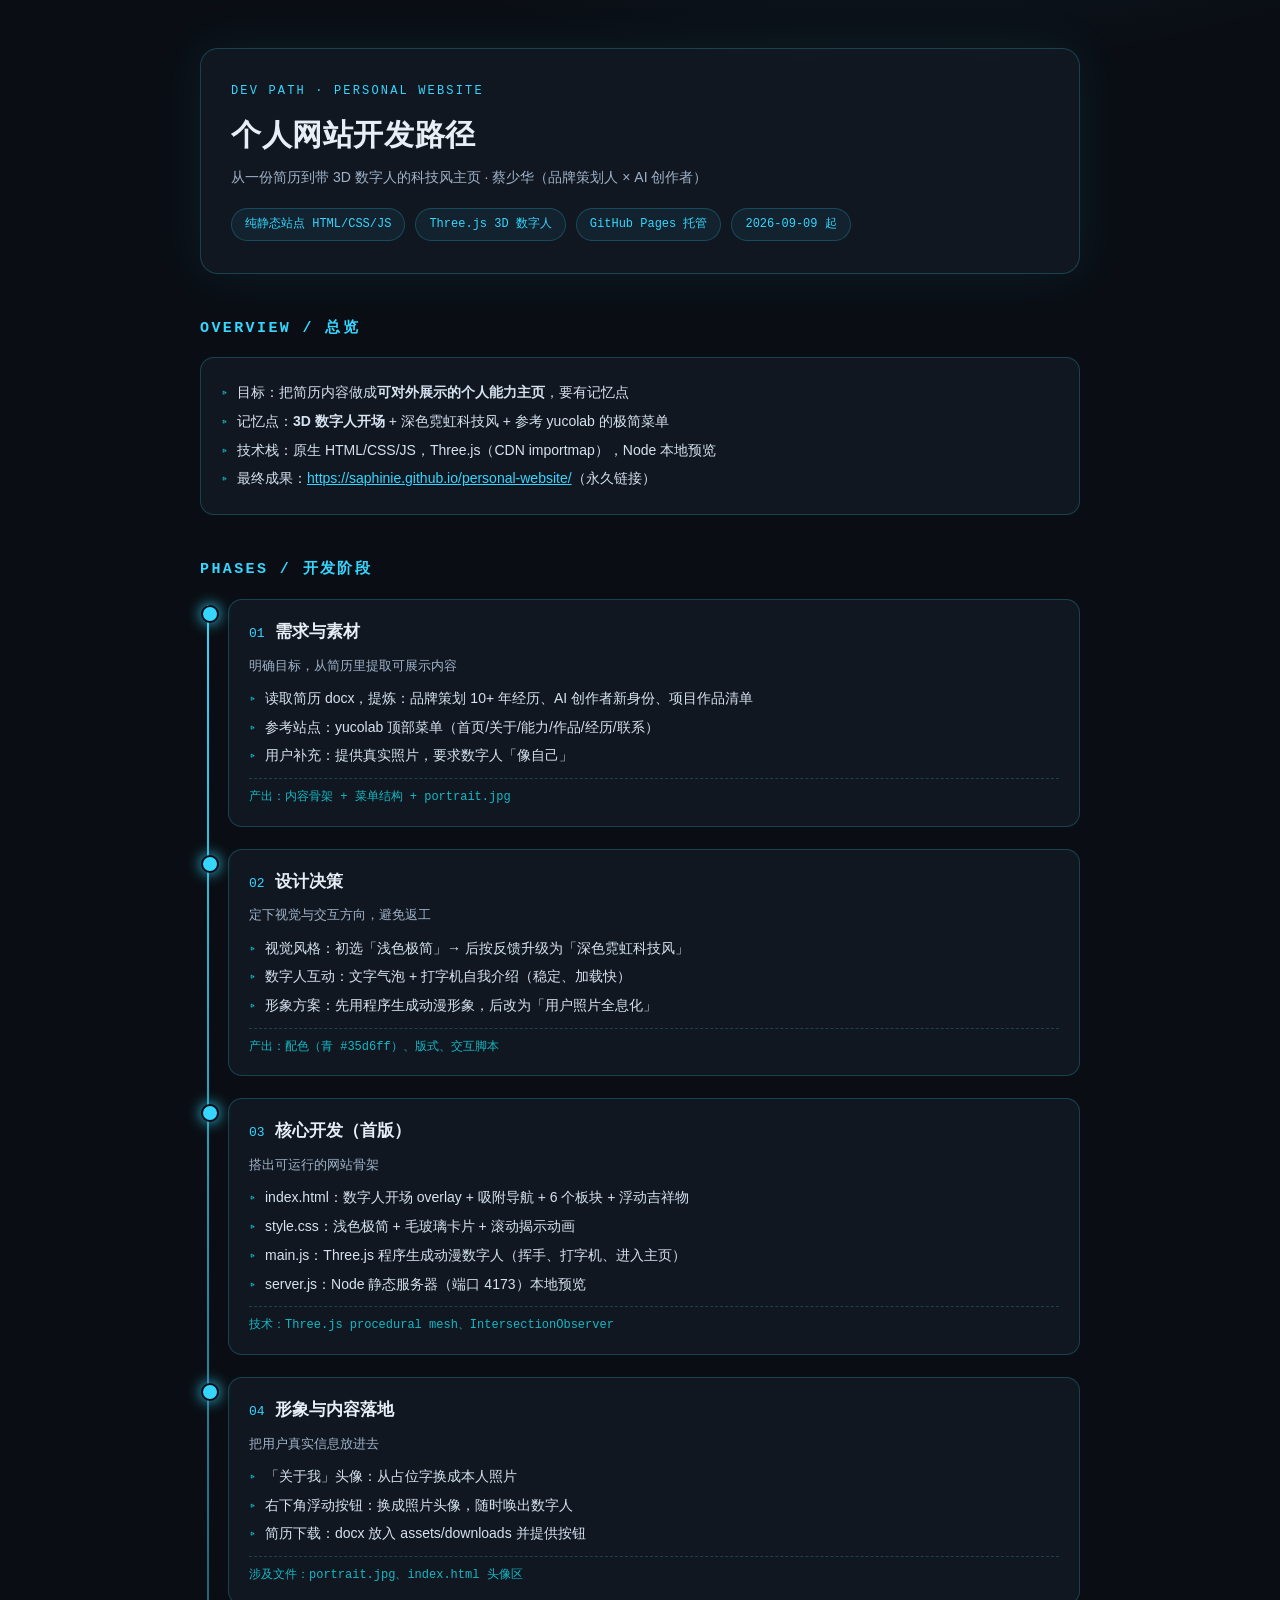
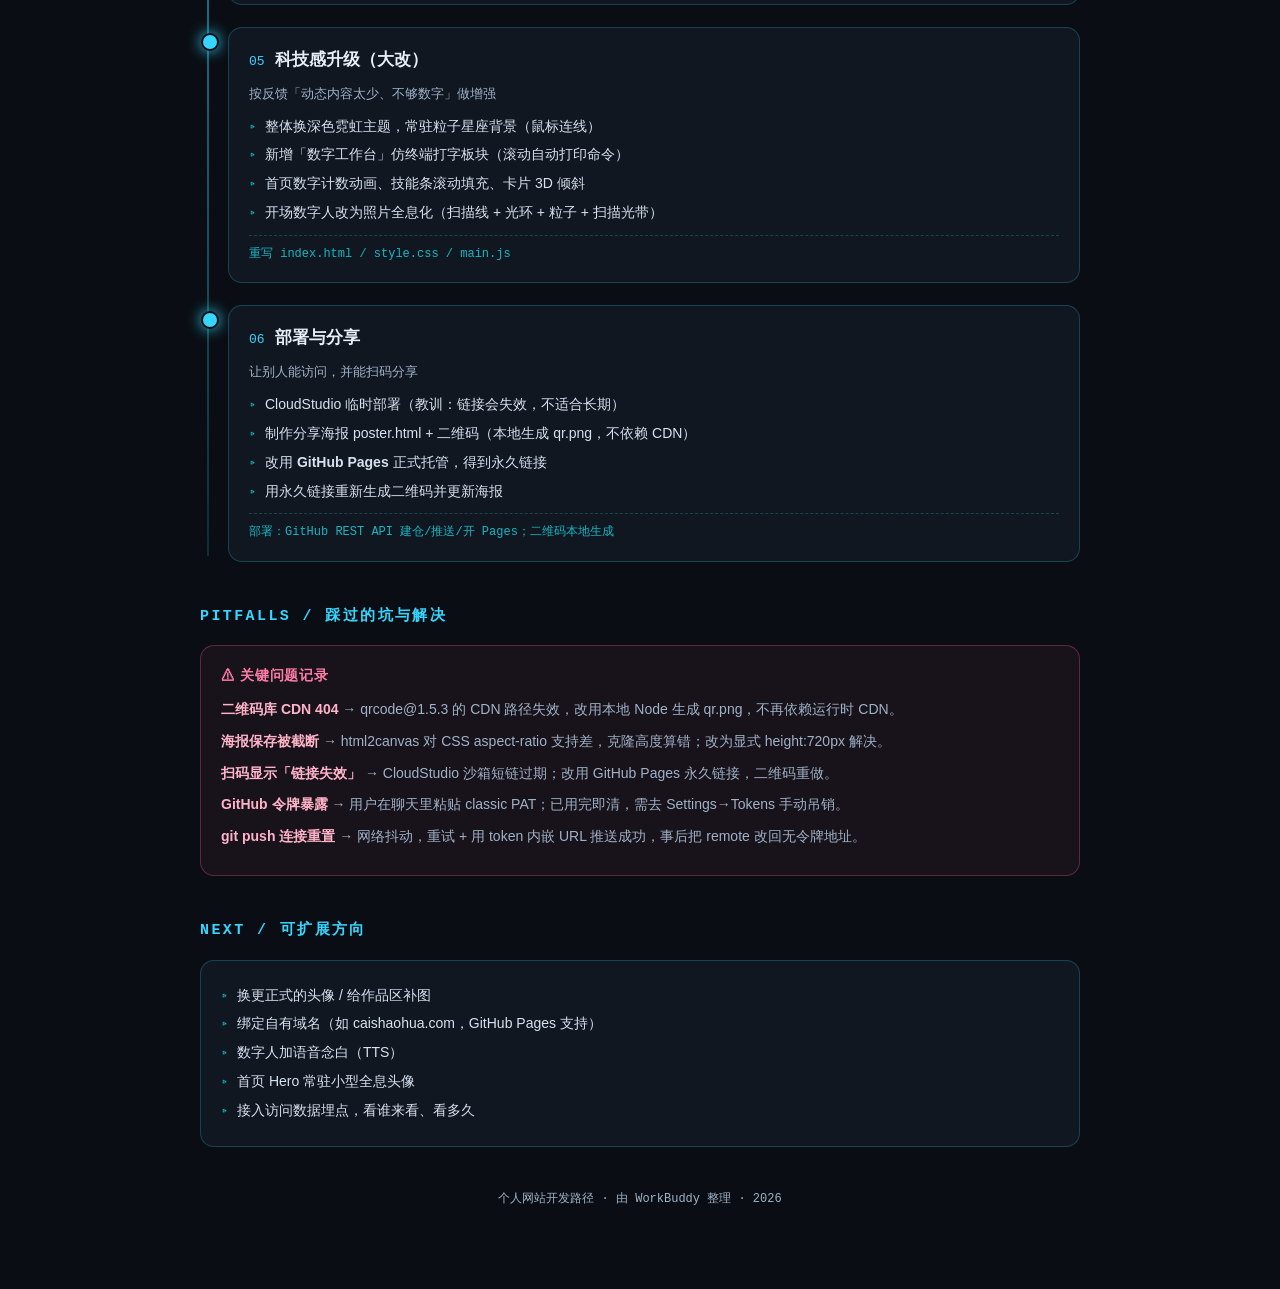
<file: 开发路径.html>
<!DOCTYPE html>
<html lang="zh-CN">
<head>
<meta charset="UTF-8" />
<meta name="viewport" content="width=device-width, initial-scale=1.0" />
<title>个人网站开发路径 · 蔡少华</title>
<style>
  :root{
    --bg:#0a0e14; --panel:rgba(20,28,40,.72); --line:rgba(53,214,255,.22);
    --cyan:#35d6ff; --cyan2:#14b8c4; --txt:#e8eef6; --sub:#9fb2c8; --mono:'SFMono-Regular',Consolas,'Liberation Mono',Menlo,monospace;
  }
  *{box-sizing:border-box;margin:0;padding:0}
  body{background:radial-gradient(1200px 600px at 70% -10%,rgba(53,214,255,.10),transparent 60%),var(--bg);
    color:var(--txt);font-family:-apple-system,'PingFang SC','Microsoft YaHei',sans-serif;line-height:1.7;padding:48px 20px 80px}
  .wrap{max-width:880px;margin:0 auto}
  header{border:1px solid var(--line);border-radius:18px;padding:32px 30px;background:var(--panel);
    box-shadow:0 0 50px rgba(53,214,255,.08);margin-bottom:36px}
  header .tag{font-family:var(--mono);font-size:12px;letter-spacing:.18em;color:var(--cyan)}
  header h1{font-size:30px;margin:8px 0 6px;letter-spacing:.02em}
  header p{color:var(--sub);font-size:14px}
  .meta{display:flex;flex-wrap:wrap;gap:10px;margin-top:18px}
  .chip{font-family:var(--mono);font-size:12px;border:1px solid var(--line);border-radius:999px;
    padding:5px 13px;color:var(--cyan);background:rgba(53,214,255,.06)}
  h2{font-size:15px;letter-spacing:.16em;color:var(--cyan);font-family:var(--mono);
    margin:42px 0 16px;text-transform:uppercase}
  .timeline{position:relative;padding-left:28px}
  .timeline::before{content:'';position:absolute;left:7px;top:6px;bottom:6px;width:2px;
    background:linear-gradient(var(--cyan),rgba(53,214,255,.15))}
  .node{position:relative;margin-bottom:22px}
  .node::before{content:'';position:absolute;left:-27px;top:6px;width:14px;height:14px;border-radius:50%;
    background:var(--cyan);box-shadow:0 0 14px var(--cyan);border:2px solid var(--bg)}
  .card{background:var(--panel);border:1px solid var(--line);border-radius:14px;padding:18px 20px}
  .card .ph{display:flex;align-items:baseline;gap:10px;margin-bottom:8px}
  .card .ph .no{font-family:var(--mono);color:var(--cyan);font-size:13px}
  .card .ph .tt{font-size:17px;font-weight:600}
  .card .goal{color:var(--sub);font-size:13px;margin-bottom:10px}
  .card ul{list-style:none;font-size:14px}
  .card li{padding-left:16px;position:relative;margin:5px 0;color:#d6e2ef}
  .card li::before{content:'▹';position:absolute;left:0;color:var(--cyan2)}
  .card .tech{margin-top:10px;font-family:var(--mono);font-size:12px;color:var(--cyan2);
    border-top:1px dashed var(--line);padding-top:8px}
  .pitfalls{background:rgba(255,93,143,.06);border:1px solid rgba(255,93,143,.3);border-radius:14px;padding:18px 20px}
  .pitfalls h3{color:#ff7da6;font-size:14px;letter-spacing:.05em;margin-bottom:10px}
  .pitfalls .p{font-size:14px;margin:8px 0}
  .pitfalls .p b{color:#ffb3c9}
  .pitfalls .p span{color:var(--sub)}
  footer{margin-top:42px;text-align:center;color:var(--sub);font-size:12px;font-family:var(--mono)}
  a{color:var(--cyan)}
</style>
</head>
<body>
<div class="wrap">
  <header>
    <div class="tag">DEV PATH · PERSONAL WEBSITE</div>
    <h1>个人网站开发路径</h1>
    <p>从一份简历到带 3D 数字人的科技风主页 · 蔡少华（品牌策划人 × AI 创作者）</p>
    <div class="meta">
      <span class="chip">纯静态站点 HTML/CSS/JS</span>
      <span class="chip">Three.js 3D 数字人</span>
      <span class="chip">GitHub Pages 托管</span>
      <span class="chip">2026-09-09 起</span>
    </div>
  </header>

  <h2>Overview / 总览</h2>
  <div class="card">
    <ul>
      <li>目标：把简历内容做成<strong>可对外展示的个人能力主页</strong>，要有记忆点</li>
      <li>记忆点：<strong>3D 数字人开场</strong> + 深色霓虹科技风 + 参考 yucolab 的极简菜单</li>
      <li>技术栈：原生 HTML/CSS/JS，Three.js（CDN importmap），Node 本地预览</li>
      <li>最终成果：<a href="https://saphinie.github.io/personal-website/" target="_blank">https://saphinie.github.io/personal-website/</a>（永久链接）</li>
    </ul>
  </div>

  <h2>Phases / 开发阶段</h2>
  <div class="timeline">

    <div class="node"><div class="card">
      <div class="ph"><span class="no">01</span><span class="tt">需求与素材</span></div>
      <div class="goal">明确目标，从简历里提取可展示内容</div>
      <ul>
        <li>读取简历 docx，提炼：品牌策划 10+ 年经历、AI 创作者新身份、项目作品清单</li>
        <li>参考站点：yucolab 顶部菜单（首页/关于/能力/作品/经历/联系）</li>
        <li>用户补充：提供真实照片，要求数字人「像自己」</li>
      </ul>
      <div class="tech">产出：内容骨架 + 菜单结构 + portrait.jpg</div>
    </div></div>

    <div class="node"><div class="card">
      <div class="ph"><span class="no">02</span><span class="tt">设计决策</span></div>
      <div class="goal">定下视觉与交互方向，避免返工</div>
      <ul>
        <li>视觉风格：初选「浅色极简」→ 后按反馈升级为「深色霓虹科技风」</li>
        <li>数字人互动：文字气泡 + 打字机自我介绍（稳定、加载快）</li>
        <li>形象方案：先用程序生成动漫形象，后改为「用户照片全息化」</li>
      </ul>
      <div class="tech">产出：配色（青 #35d6ff）、版式、交互脚本</div>
    </div></div>

    <div class="node"><div class="card">
      <div class="ph"><span class="no">03</span><span class="tt">核心开发（首版）</span></div>
      <div class="goal">搭出可运行的网站骨架</div>
      <ul>
        <li>index.html：数字人开场 overlay + 吸附导航 + 6 个板块 + 浮动吉祥物</li>
        <li>style.css：浅色极简 + 毛玻璃卡片 + 滚动揭示动画</li>
        <li>main.js：Three.js 程序生成动漫数字人（挥手、打字机、进入主页）</li>
        <li>server.js：Node 静态服务器（端口 4173）本地预览</li>
      </ul>
      <div class="tech">技术：Three.js procedural mesh、IntersectionObserver</div>
    </div></div>

    <div class="node"><div class="card">
      <div class="ph"><span class="no">04</span><span class="tt">形象与内容落地</span></div>
      <div class="goal">把用户真实信息放进去</div>
      <ul>
        <li>「关于我」头像：从占位字换成本人照片</li>
        <li>右下角浮动按钮：换成照片头像，随时唤出数字人</li>
        <li>简历下载：docx 放入 assets/downloads 并提供按钮</li>
      </ul>
      <div class="tech">涉及文件：portrait.jpg、index.html 头像区</div>
    </div></div>

    <div class="node"><div class="card">
      <div class="ph"><span class="no">05</span><span class="tt">科技感升级（大改）</span></div>
      <div class="goal">按反馈「动态内容太少、不够数字」做增强</div>
      <ul>
        <li>整体换深色霓虹主题，常驻粒子星座背景（鼠标连线）</li>
        <li>新增「数字工作台」仿终端打字板块（滚动自动打印命令）</li>
        <li>首页数字计数动画、技能条滚动填充、卡片 3D 倾斜</li>
        <li>开场数字人改为照片全息化（扫描线 + 光环 + 粒子 + 扫描光带）</li>
      </ul>
      <div class="tech">重写 index.html / style.css / main.js</div>
    </div></div>

    <div class="node"><div class="card">
      <div class="ph"><span class="no">06</span><span class="tt">部署与分享</span></div>
      <div class="goal">让别人能访问，并能扫码分享</div>
      <ul>
        <li>CloudStudio 临时部署（教训：链接会失效，不适合长期）</li>
        <li>制作分享海报 poster.html + 二维码（本地生成 qr.png，不依赖 CDN）</li>
        <li>改用 <strong>GitHub Pages</strong> 正式托管，得到永久链接</li>
        <li>用永久链接重新生成二维码并更新海报</li>
      </ul>
      <div class="tech">部署：GitHub REST API 建仓/推送/开 Pages；二维码本地生成</div>
    </div></div>

  </div>

  <h2>Pitfalls / 踩过的坑与解决</h2>
  <div class="pitfalls">
    <h3>⚠ 关键问题记录</h3>
    <div class="p"><b>二维码库 CDN 404</b> <span>→ qrcode@1.5.3 的 CDN 路径失效，改用本地 Node 生成 qr.png，不再依赖运行时 CDN。</span></div>
    <div class="p"><b>海报保存被截断</b> <span>→ html2canvas 对 CSS aspect-ratio 支持差，克隆高度算错；改为显式 height:720px 解决。</span></div>
    <div class="p"><b>扫码显示「链接失效」</b> <span>→ CloudStudio 沙箱短链过期；改用 GitHub Pages 永久链接，二维码重做。</span></div>
    <div class="p"><b>GitHub 令牌暴露</b> <span>→ 用户在聊天里粘贴 classic PAT；已用完即清，需去 Settings→Tokens 手动吊销。</span></div>
    <div class="p"><b>git push 连接重置</b> <span>→ 网络抖动，重试 + 用 token 内嵌 URL 推送成功，事后把 remote 改回无令牌地址。</span></div>
  </div>

  <h2>Next / 可扩展方向</h2>
  <div class="card">
    <ul>
      <li>换更正式的头像 / 给作品区补图</li>
      <li>绑定自有域名（如 caishaohua.com，GitHub Pages 支持）</li>
      <li>数字人加语音念白（TTS）</li>
      <li>首页 Hero 常驻小型全息头像</li>
      <li>接入访问数据埋点，看谁来看、看多久</li>
    </ul>
  </div>

  <footer>个人网站开发路径 · 由 WorkBuddy 整理 · 2026</footer>
</div>
</body>
</html>
</file>
